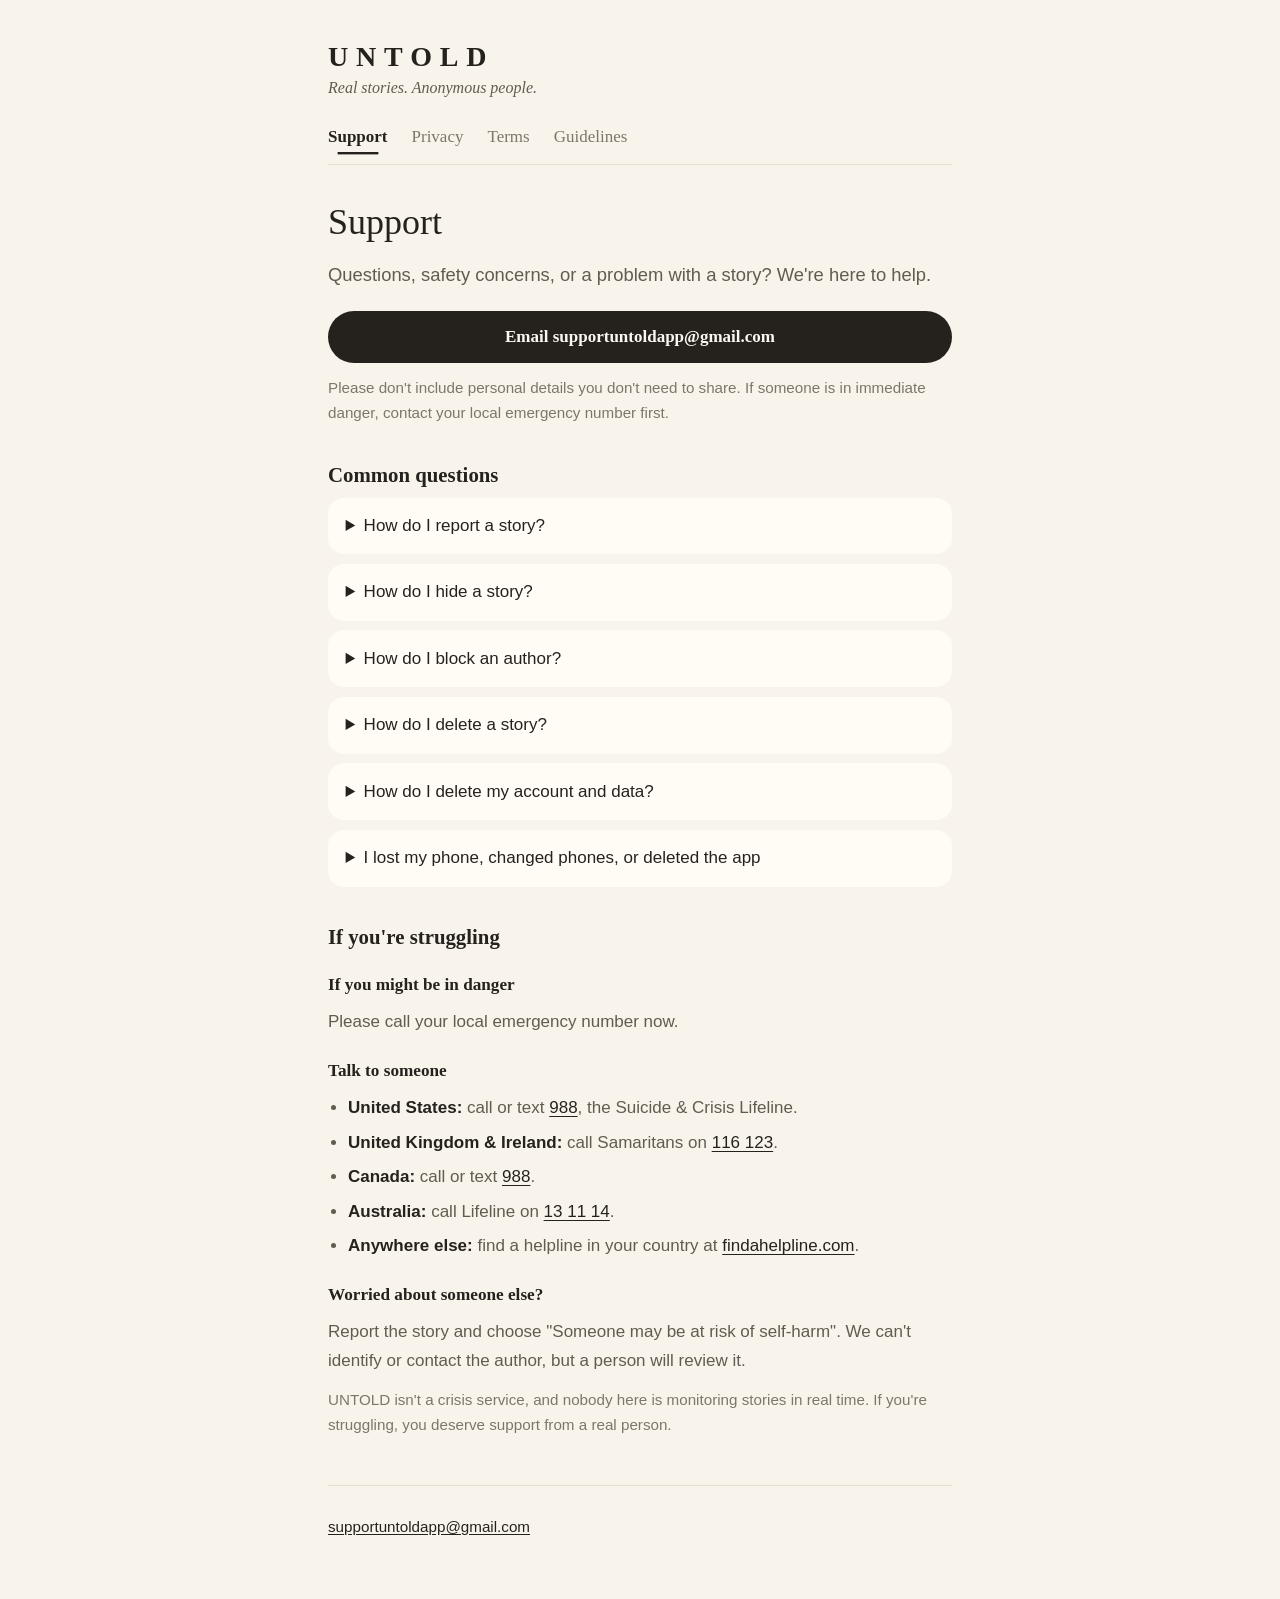
<file: index.html>
<!doctype html>
<html lang="en">
<head>
<meta charset="utf-8">
<meta name="viewport" content="width=device-width, initial-scale=1">
<meta name="color-scheme" content="light dark">
<title>UNTOLD Support</title>
<meta name="description" content="Get help with UNTOLD, an anonymous storytelling app.">
<link rel="stylesheet" href="styles.css">
<link rel="icon" href="icon.png">
</head>
<body>
<a class="skip" href="#content">Skip to content</a>
<header>
<a class="wordmark" href="./">UNTOLD</a>
<p class="tagline">Real stories. Anonymous people.</p>
<nav aria-label="Main"><a href="./" aria-current="page">Support</a><a href="privacy/">Privacy</a><a href="terms/">Terms</a><a href="guidelines/">Guidelines</a></nav>
</header>
<main id="content">
<h1>Support</h1>
<p class="lead">Questions, safety concerns, or a problem with a story? We're here to help.</p>
<a class="button" href="mailto:supportuntoldapp@gmail.com">Email supportuntoldapp@gmail.com</a>
<p class="note">Please don't include personal details you don't need to share. If someone is in immediate danger, contact your local emergency number first.</p>

<h2>Common questions</h2>
<details><summary>How do I report a story?</summary>
<p>Tap the three dots on the story, choose <strong>Report</strong>, pick a reason, and tap <strong>Send Report</strong>. Reports are private, and the author isn't told who reported them.</p></details>
<details><summary>How do I hide a story?</summary>
<p>Tap the three dots on the story and choose <strong>Hide This Story</strong>. Hidden stories are remembered on your device.</p></details>
<details><summary>How do I block an author?</summary>
<p>Tap the three dots on one of their stories and choose <strong>Block This Author</strong>. They won't be told, and you won't learn who they are. To undo every block, go to <strong>My Space</strong> and choose <strong>Unblock all authors</strong>.</p></details>
<details><summary>How do I delete a story?</summary>
<p>Open <strong>My Space</strong>, find the story under <strong>My Stories</strong>, and delete it.</p></details>
<details><summary>How do I delete my account and data?</summary>
<p>Open <strong>My Space</strong> and choose <strong>Delete account and data</strong>. The <a href="privacy/">Privacy Policy</a> explains what is erased and the few records that remain.</p></details>
<details><summary>I lost my phone, changed phones, or deleted the app</summary>
<p>UNTOLD has no email or password, so if you delete the app or change phones, your account may not be recoverable. Write to us, though we may not be able to verify that a story is yours.</p></details>

<h2>If you're struggling</h2>
<h3>If you might be in danger</h3>
<p>Please call your local emergency number now.</p>
<h3>Talk to someone</h3>
<ul><li><strong>United States:</strong> call or text <a href="tel:988">988</a>, the Suicide &amp; Crisis Lifeline.</li><li><strong>United Kingdom &amp; Ireland:</strong> call Samaritans on <a href="tel:116123">116 123</a>.</li><li><strong>Canada:</strong> call or text <a href="tel:988">988</a>.</li><li><strong>Australia:</strong> call Lifeline on <a href="tel:131114">13 11 14</a>.</li><li><strong>Anywhere else:</strong> find a helpline in your country at <a href="https://findahelpline.com">findahelpline.com</a>.</li></ul>
<h3>Worried about someone else?</h3>
<p>Report the story and choose "Someone may be at risk of self-harm". We can't identify or contact the author, but a person will review it.</p>
<p class="note">UNTOLD isn't a crisis service, and nobody here is monitoring stories in real time. If you're struggling, you deserve support from a real person.</p>

</main>
<footer>
<p><a href="mailto:supportuntoldapp@gmail.com">supportuntoldapp@gmail.com</a></p>
</footer>
</body>
</html>
</file>
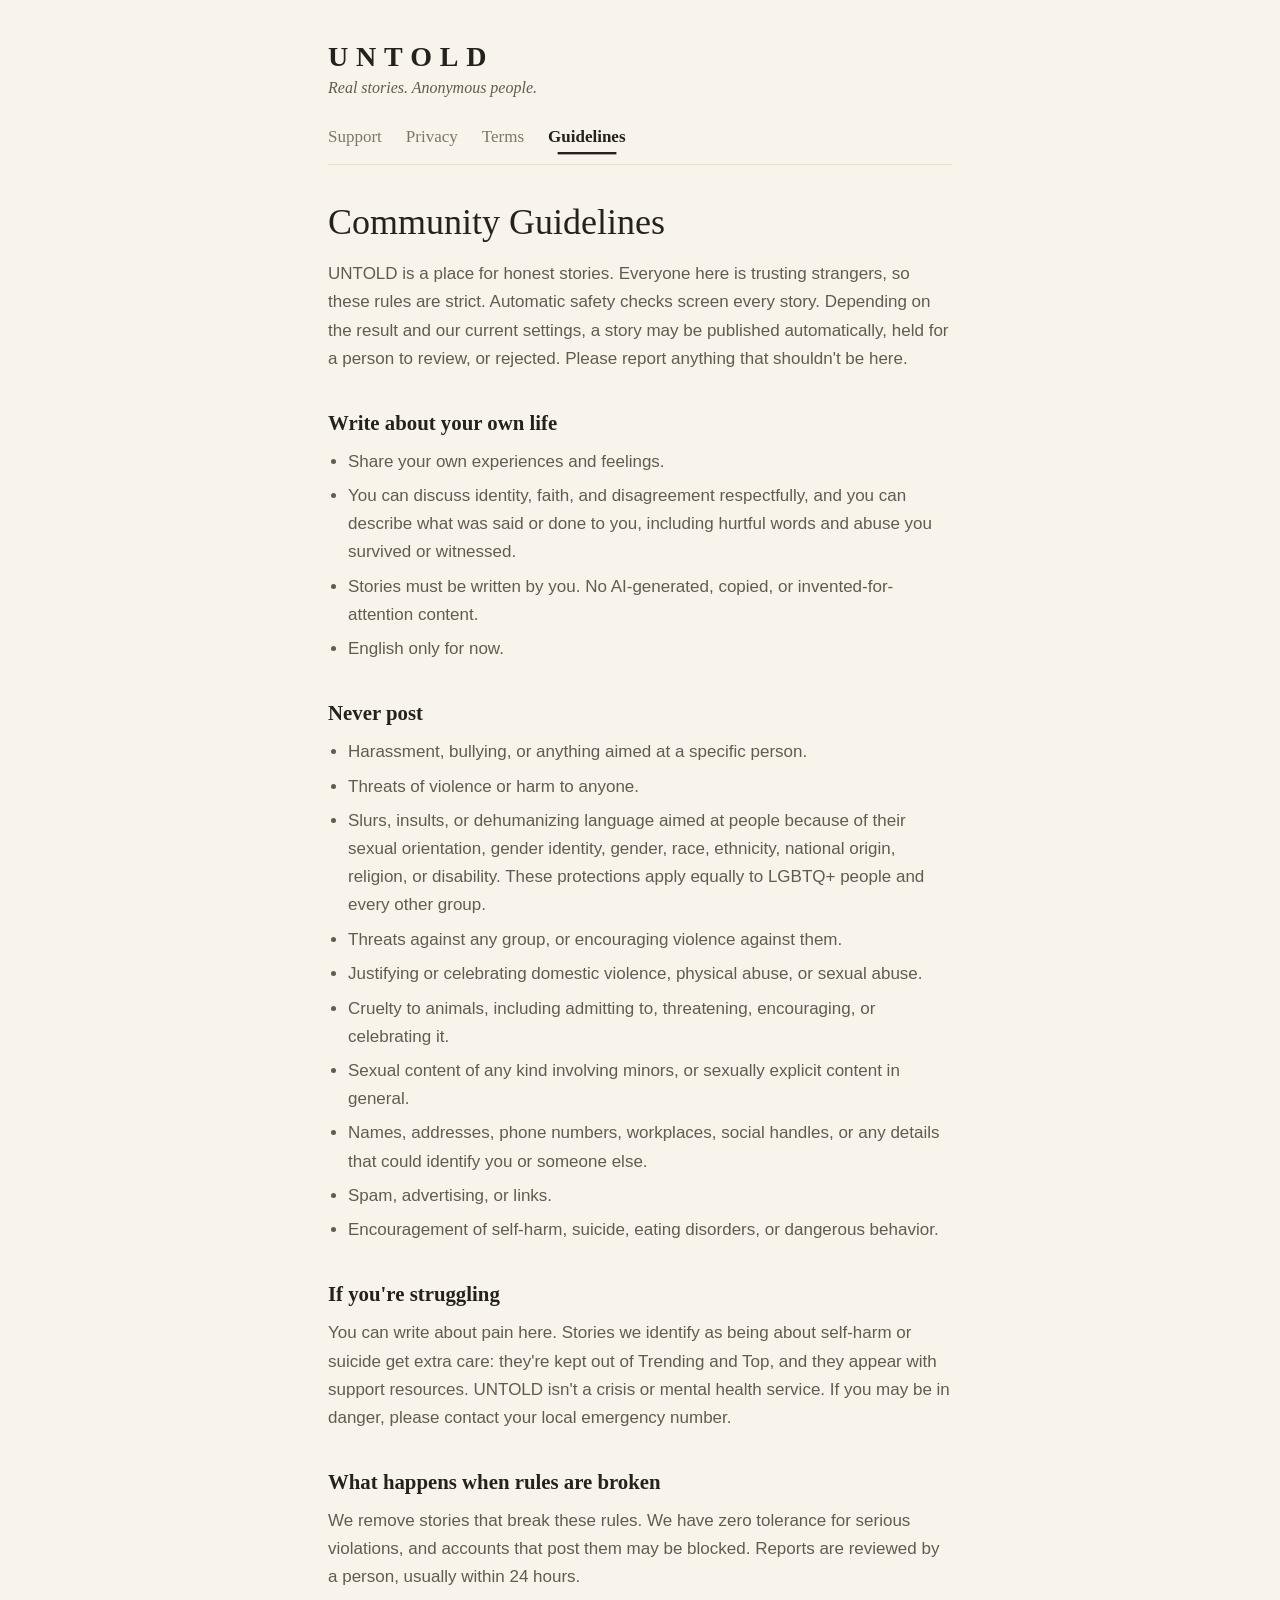
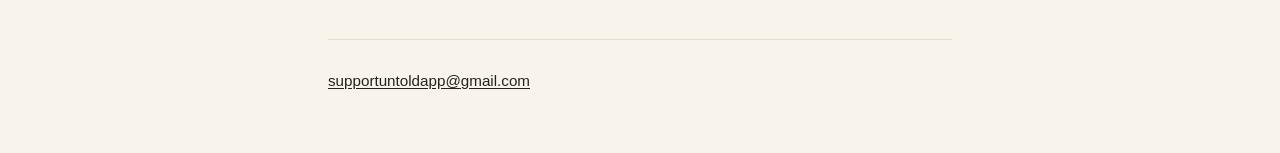
<file: guidelines/index.html>
<!doctype html>
<html lang="en">
<head>
<meta charset="utf-8">
<meta name="viewport" content="width=device-width, initial-scale=1">
<meta name="color-scheme" content="light dark">
<title>Community Guidelines | UNTOLD</title>
<meta name="description" content="The rules for sharing stories on UNTOLD.">
<link rel="stylesheet" href="../styles.css">
<link rel="icon" href="../icon.png">
</head>
<body>
<a class="skip" href="#content">Skip to content</a>
<header>
<a class="wordmark" href="../">UNTOLD</a>
<p class="tagline">Real stories. Anonymous people.</p>
<nav aria-label="Main"><a href="../">Support</a><a href="../privacy/">Privacy</a><a href="../terms/">Terms</a><a href="../guidelines/" aria-current="page">Guidelines</a></nav>
</header>
<main id="content">
<h1>Community Guidelines</h1>
<p>UNTOLD is a place for honest stories. Everyone here is trusting strangers, so these rules are strict. Automatic safety checks screen every story. Depending on the result and our current settings, a story may be published automatically, held for a person to review, or rejected. Please report anything that shouldn't be here.</p>
<h2>Write about your own life</h2>
<ul><li>Share your own experiences and feelings.</li><li>You can discuss identity, faith, and disagreement respectfully, and you can describe what was said or done to you, including hurtful words and abuse you survived or witnessed.</li><li>Stories must be written by you. No AI-generated, copied, or invented-for-attention content.</li><li>English only for now.</li></ul>
<h2>Never post</h2>
<ul><li>Harassment, bullying, or anything aimed at a specific person.</li><li>Threats of violence or harm to anyone.</li><li>Slurs, insults, or dehumanizing language aimed at people because of their sexual orientation, gender identity, gender, race, ethnicity, national origin, religion, or disability. These protections apply equally to LGBTQ+ people and every other group.</li><li>Threats against any group, or encouraging violence against them.</li><li>Justifying or celebrating domestic violence, physical abuse, or sexual abuse.</li><li>Cruelty to animals, including admitting to, threatening, encouraging, or celebrating it.</li><li>Sexual content of any kind involving minors, or sexually explicit content in general.</li><li>Names, addresses, phone numbers, workplaces, social handles, or any details that could identify you or someone else.</li><li>Spam, advertising, or links.</li><li>Encouragement of self-harm, suicide, eating disorders, or dangerous behavior.</li></ul>
<h2>If you're struggling</h2>
<p>You can write about pain here. Stories we identify as being about self-harm or suicide get extra care: they're kept out of Trending and Top, and they appear with support resources. UNTOLD isn't a crisis or mental health service. If you may be in danger, please contact your local emergency number.</p>
<h2>What happens when rules are broken</h2>
<p>We remove stories that break these rules. We have zero tolerance for serious violations, and accounts that post them may be blocked. Reports are reviewed by a person, usually within 24 hours.</p>
</main>
<footer>
<p><a href="mailto:supportuntoldapp@gmail.com">supportuntoldapp@gmail.com</a></p>
</footer>
</body>
</html>
</file>
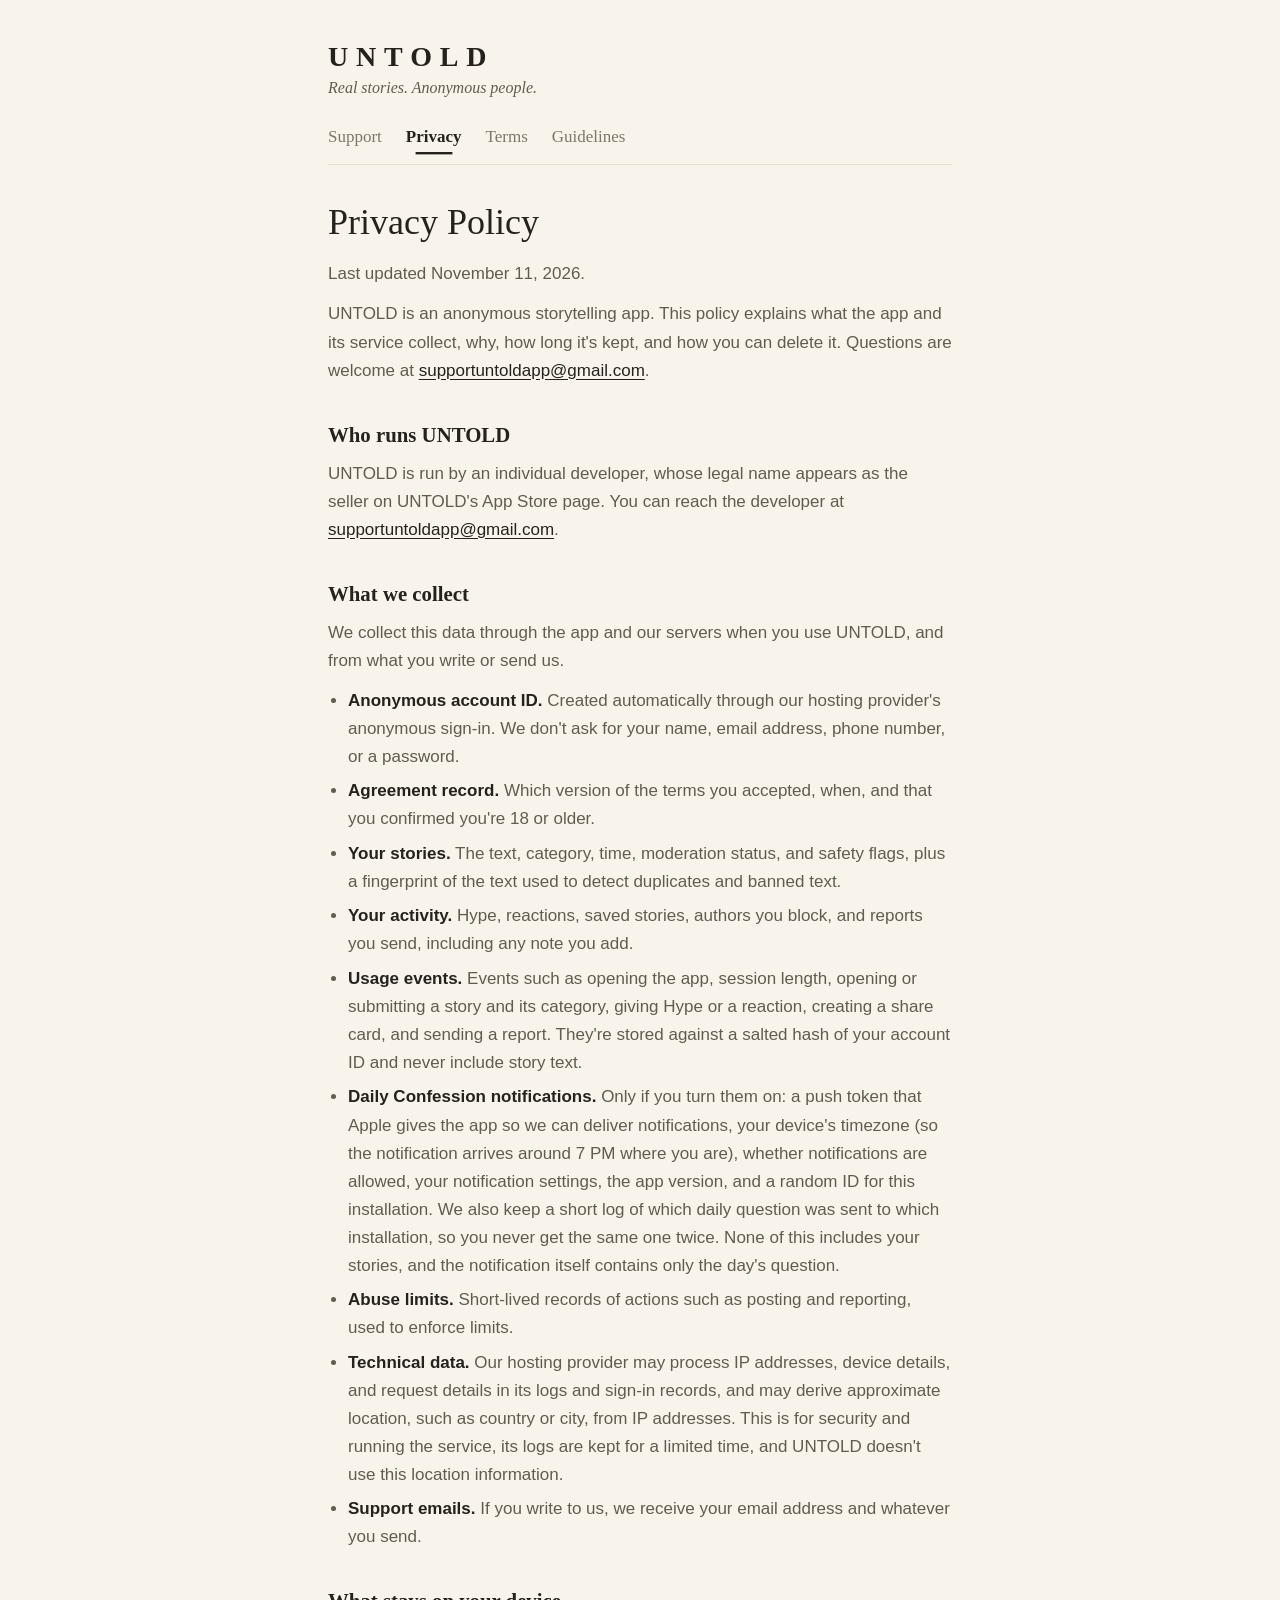
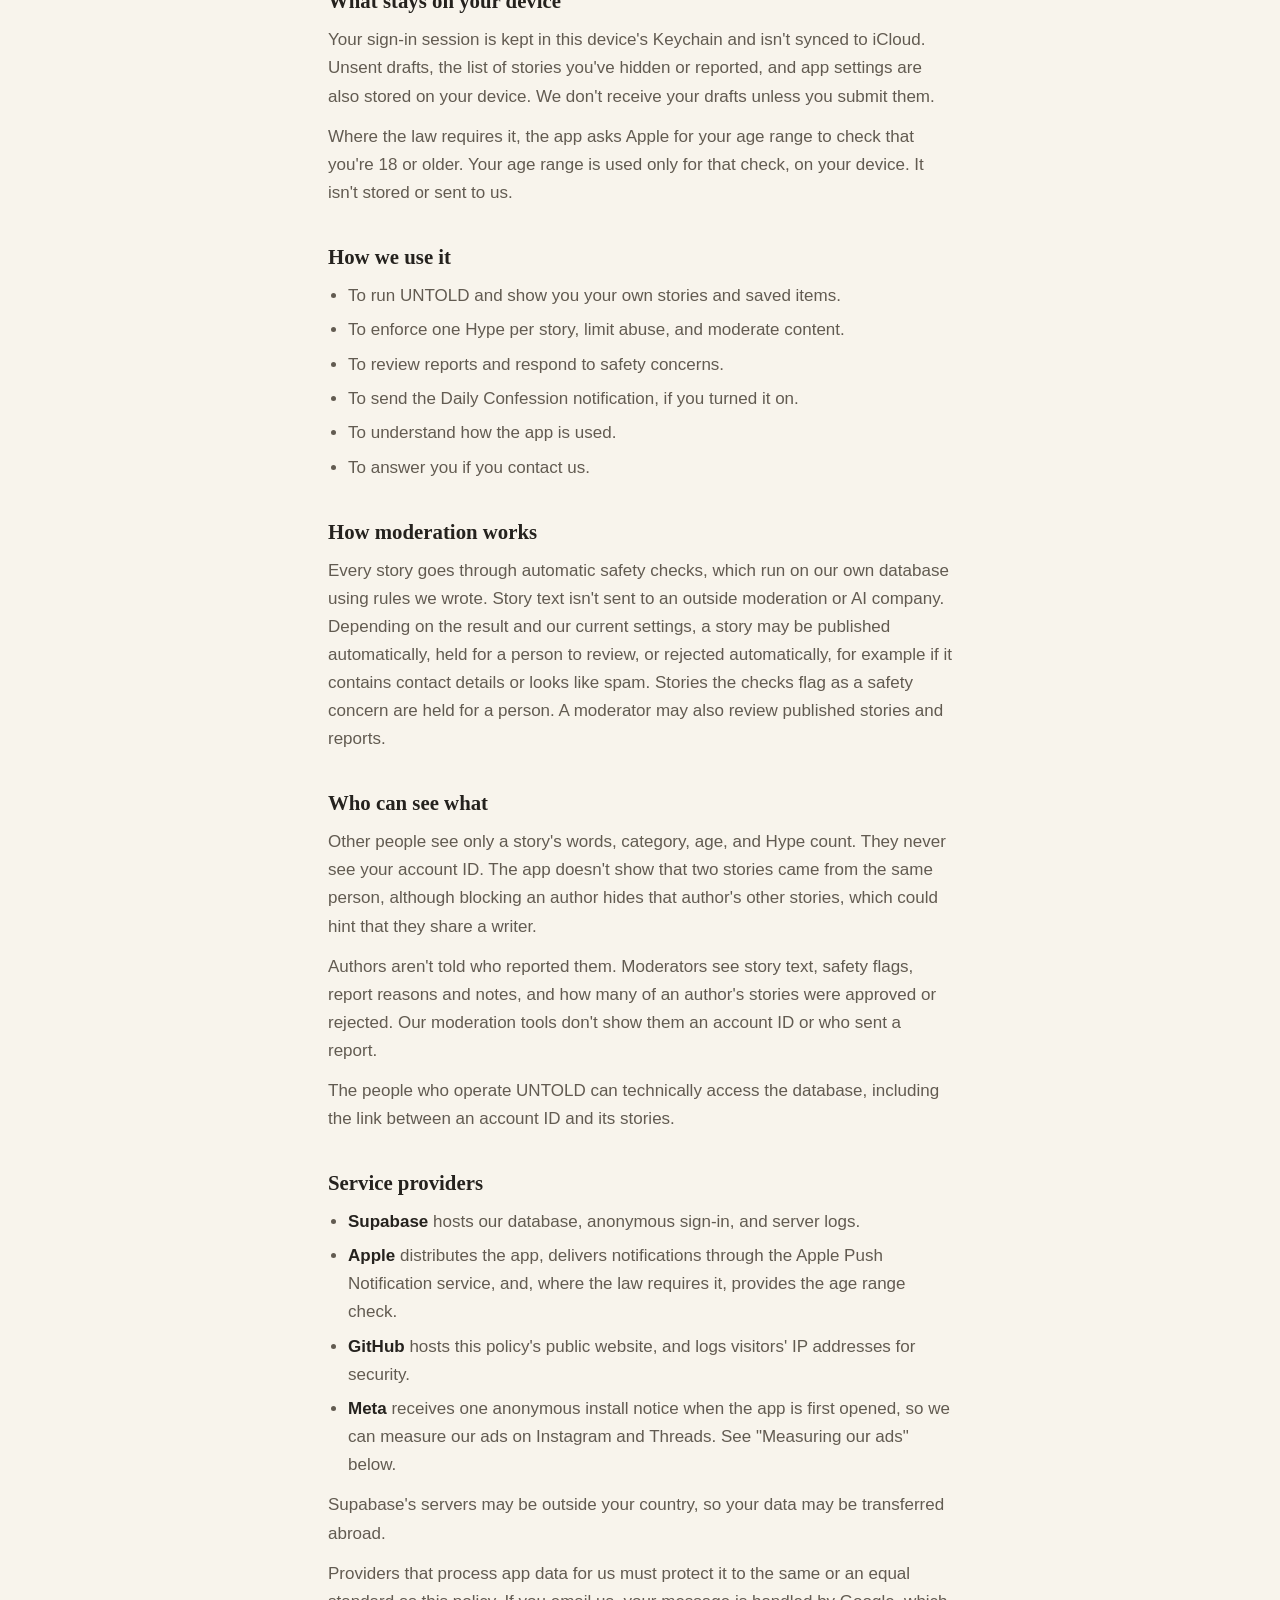
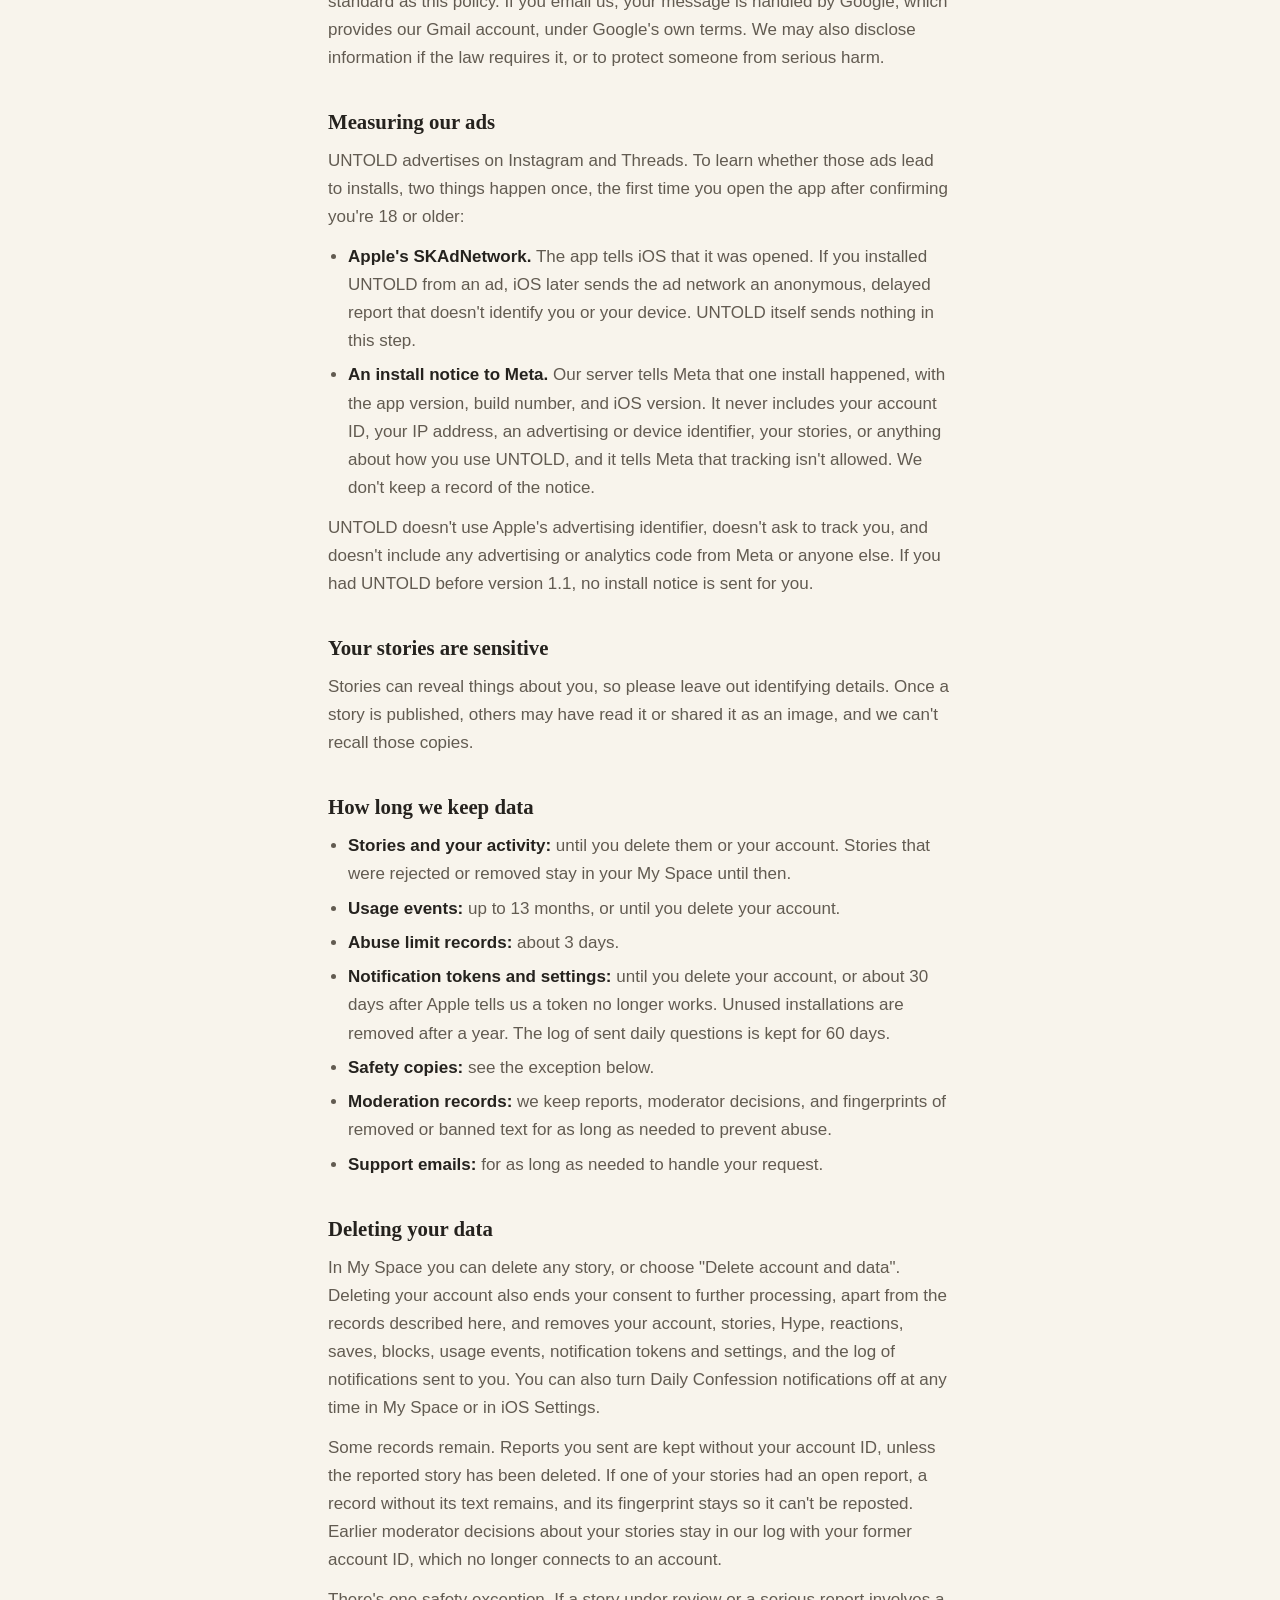
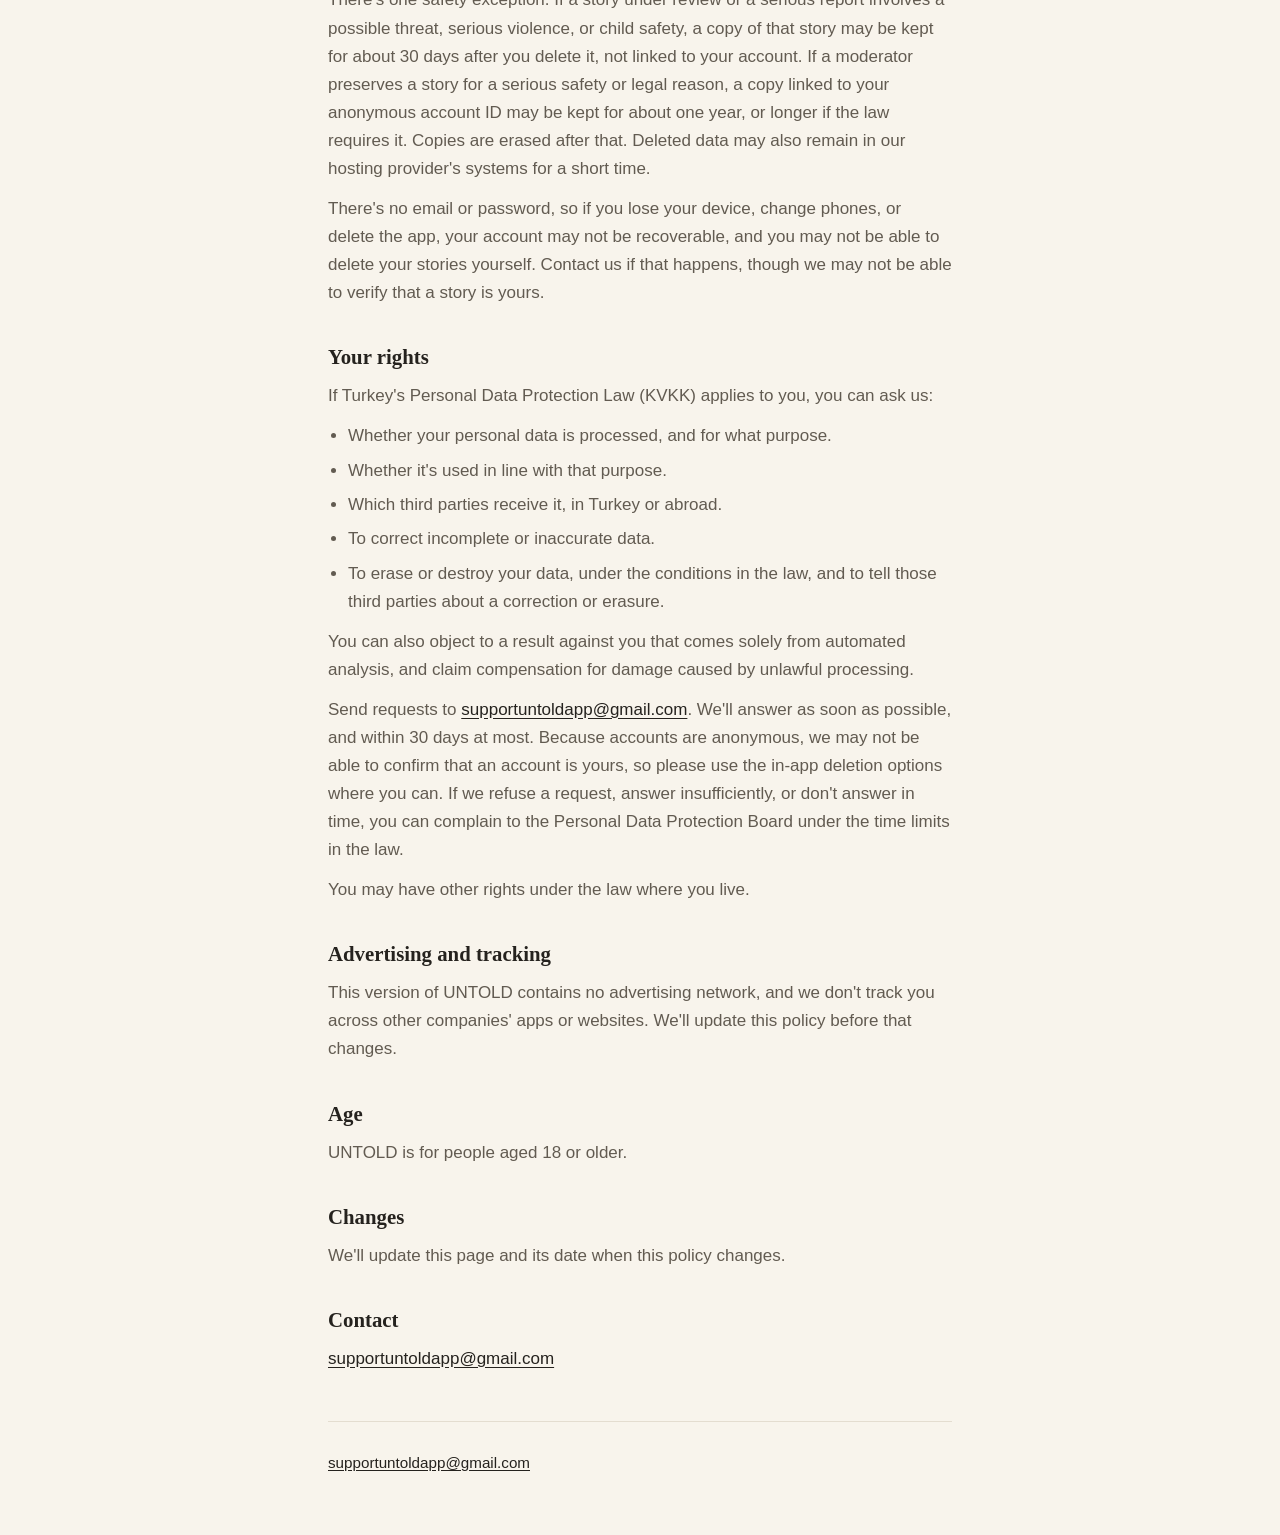
<file: privacy/index.html>
<!doctype html>
<html lang="en">
<head>
<meta charset="utf-8">
<meta name="viewport" content="width=device-width, initial-scale=1">
<meta name="color-scheme" content="light dark">
<title>Privacy Policy | UNTOLD</title>
<meta name="description" content="How UNTOLD handles data.">
<link rel="stylesheet" href="../styles.css">
<link rel="icon" href="../icon.png">
</head>
<body>
<a class="skip" href="#content">Skip to content</a>
<header>
<a class="wordmark" href="../">UNTOLD</a>
<p class="tagline">Real stories. Anonymous people.</p>
<nav aria-label="Main"><a href="../">Support</a><a href="../privacy/" aria-current="page">Privacy</a><a href="../terms/">Terms</a><a href="../guidelines/">Guidelines</a></nav>
</header>
<main id="content">
<h1>Privacy Policy</h1>
<p>Last updated November 11, 2026.</p>
<p>UNTOLD is an anonymous storytelling app. This policy explains what the app and its service collect, why, how long it's kept, and how you can delete it. Questions are welcome at <a href="mailto:supportuntoldapp@gmail.com">supportuntoldapp@gmail.com</a>.</p>
<h2>Who runs UNTOLD</h2>
<p>UNTOLD is run by an individual developer, whose legal name appears as the seller on UNTOLD's App Store page. You can reach the developer at <a href="mailto:supportuntoldapp@gmail.com">supportuntoldapp@gmail.com</a>.</p>
<h2>What we collect</h2>
<p>We collect this data through the app and our servers when you use UNTOLD, and from what you write or send us.</p>
<ul><li><strong>Anonymous account ID.</strong> Created automatically through our hosting provider's anonymous sign-in. We don't ask for your name, email address, phone number, or a password.</li><li><strong>Agreement record.</strong> Which version of the terms you accepted, when, and that you confirmed you're 18 or older.</li><li><strong>Your stories.</strong> The text, category, time, moderation status, and safety flags, plus a fingerprint of the text used to detect duplicates and banned text.</li><li><strong>Your activity.</strong> Hype, reactions, saved stories, authors you block, and reports you send, including any note you add.</li><li><strong>Usage events.</strong> Events such as opening the app, session length, opening or submitting a story and its category, giving Hype or a reaction, creating a share card, and sending a report. They're stored against a salted hash of your account ID and never include story text.</li><li><strong>Daily Confession notifications.</strong> Only if you turn them on: a push token that Apple gives the app so we can deliver notifications, your device's timezone (so the notification arrives around 7 PM where you are), whether notifications are allowed, your notification settings, the app version, and a random ID for this installation. We also keep a short log of which daily question was sent to which installation, so you never get the same one twice. None of this includes your stories, and the notification itself contains only the day's question.</li><li><strong>Abuse limits.</strong> Short-lived records of actions such as posting and reporting, used to enforce limits.</li><li><strong>Technical data.</strong> Our hosting provider may process IP addresses, device details, and request details in its logs and sign-in records, and may derive approximate location, such as country or city, from IP addresses. This is for security and running the service, its logs are kept for a limited time, and UNTOLD doesn't use this location information.</li><li><strong>Support emails.</strong> If you write to us, we receive your email address and whatever you send.</li></ul>
<h2>What stays on your device</h2>
<p>Your sign-in session is kept in this device's Keychain and isn't synced to iCloud. Unsent drafts, the list of stories you've hidden or reported, and app settings are also stored on your device. We don't receive your drafts unless you submit them.</p>
<p>Where the law requires it, the app asks Apple for your age range to check that you're 18 or older. Your age range is used only for that check, on your device. It isn't stored or sent to us.</p>
<h2>How we use it</h2>
<ul><li>To run UNTOLD and show you your own stories and saved items.</li><li>To enforce one Hype per story, limit abuse, and moderate content.</li><li>To review reports and respond to safety concerns.</li><li>To send the Daily Confession notification, if you turned it on.</li><li>To understand how the app is used.</li><li>To answer you if you contact us.</li></ul>
<h2>How moderation works</h2>
<p>Every story goes through automatic safety checks, which run on our own database using rules we wrote. Story text isn't sent to an outside moderation or AI company. Depending on the result and our current settings, a story may be published automatically, held for a person to review, or rejected automatically, for example if it contains contact details or looks like spam. Stories the checks flag as a safety concern are held for a person. A moderator may also review published stories and reports.</p>
<h2>Who can see what</h2>
<p>Other people see only a story's words, category, age, and Hype count. They never see your account ID. The app doesn't show that two stories came from the same person, although blocking an author hides that author's other stories, which could hint that they share a writer.</p>
<p>Authors aren't told who reported them. Moderators see story text, safety flags, report reasons and notes, and how many of an author's stories were approved or rejected. Our moderation tools don't show them an account ID or who sent a report.</p>
<p>The people who operate UNTOLD can technically access the database, including the link between an account ID and its stories.</p>
<h2>Service providers</h2>
<ul><li><strong>Supabase</strong> hosts our database, anonymous sign-in, and server logs.</li><li><strong>Apple</strong> distributes the app, delivers notifications through the Apple Push Notification service, and, where the law requires it, provides the age range check.</li><li><strong>GitHub</strong> hosts this policy's public website, and logs visitors' IP addresses for security.</li><li><strong>Meta</strong> receives one anonymous install notice when the app is first opened, so we can measure our ads on Instagram and Threads. See "Measuring our ads" below.</li></ul>
<p>Supabase's servers may be outside your country, so your data may be transferred abroad.</p>
<p>Providers that process app data for us must protect it to the same or an equal standard as this policy. If you email us, your message is handled by Google, which provides our Gmail account, under Google's own terms. We may also disclose information if the law requires it, or to protect someone from serious harm.</p>
<h2>Measuring our ads</h2>
<p>UNTOLD advertises on Instagram and Threads. To learn whether those ads lead to installs, two things happen once, the first time you open the app after confirming you're 18 or older:</p>
<ul><li><strong>Apple's SKAdNetwork.</strong> The app tells iOS that it was opened. If you installed UNTOLD from an ad, iOS later sends the ad network an anonymous, delayed report that doesn't identify you or your device. UNTOLD itself sends nothing in this step.</li><li><strong>An install notice to Meta.</strong> Our server tells Meta that one install happened, with the app version, build number, and iOS version. It never includes your account ID, your IP address, an advertising or device identifier, your stories, or anything about how you use UNTOLD, and it tells Meta that tracking isn't allowed. We don't keep a record of the notice.</li></ul>
<p>UNTOLD doesn't use Apple's advertising identifier, doesn't ask to track you, and doesn't include any advertising or analytics code from Meta or anyone else. If you had UNTOLD before version 1.1, no install notice is sent for you.</p>
<h2>Your stories are sensitive</h2>
<p>Stories can reveal things about you, so please leave out identifying details. Once a story is published, others may have read it or shared it as an image, and we can't recall those copies.</p>
<h2>How long we keep data</h2>
<ul><li><strong>Stories and your activity:</strong> until you delete them or your account. Stories that were rejected or removed stay in your My Space until then.</li><li><strong>Usage events:</strong> up to 13 months, or until you delete your account.</li><li><strong>Abuse limit records:</strong> about 3 days.</li><li><strong>Notification tokens and settings:</strong> until you delete your account, or about 30 days after Apple tells us a token no longer works. Unused installations are removed after a year. The log of sent daily questions is kept for 60 days.</li><li><strong>Safety copies:</strong> see the exception below.</li><li><strong>Moderation records:</strong> we keep reports, moderator decisions, and fingerprints of removed or banned text for as long as needed to prevent abuse.</li><li><strong>Support emails:</strong> for as long as needed to handle your request.</li></ul>
<h2>Deleting your data</h2>
<p>In My Space you can delete any story, or choose "Delete account and data". Deleting your account also ends your consent to further processing, apart from the records described here, and removes your account, stories, Hype, reactions, saves, blocks, usage events, notification tokens and settings, and the log of notifications sent to you. You can also turn Daily Confession notifications off at any time in My Space or in iOS Settings.</p>
<p>Some records remain. Reports you sent are kept without your account ID, unless the reported story has been deleted. If one of your stories had an open report, a record without its text remains, and its fingerprint stays so it can't be reposted. Earlier moderator decisions about your stories stay in our log with your former account ID, which no longer connects to an account.</p>
<p>There's one safety exception. If a story under review or a serious report involves a possible threat, serious violence, or child safety, a copy of that story may be kept for about 30 days after you delete it, not linked to your account. If a moderator preserves a story for a serious safety or legal reason, a copy linked to your anonymous account ID may be kept for about one year, or longer if the law requires it. Copies are erased after that. Deleted data may also remain in our hosting provider's systems for a short time.</p>
<p>There's no email or password, so if you lose your device, change phones, or delete the app, your account may not be recoverable, and you may not be able to delete your stories yourself. Contact us if that happens, though we may not be able to verify that a story is yours.</p>
<h2>Your rights</h2>
<p>If Turkey's Personal Data Protection Law (KVKK) applies to you, you can ask us:</p>
<ul><li>Whether your personal data is processed, and for what purpose.</li><li>Whether it's used in line with that purpose.</li><li>Which third parties receive it, in Turkey or abroad.</li><li>To correct incomplete or inaccurate data.</li><li>To erase or destroy your data, under the conditions in the law, and to tell those third parties about a correction or erasure.</li></ul>
<p>You can also object to a result against you that comes solely from automated analysis, and claim compensation for damage caused by unlawful processing.</p>
<p>Send requests to <a href="mailto:supportuntoldapp@gmail.com">supportuntoldapp@gmail.com</a>. We'll answer as soon as possible, and within 30 days at most. Because accounts are anonymous, we may not be able to confirm that an account is yours, so please use the in-app deletion options where you can. If we refuse a request, answer insufficiently, or don't answer in time, you can complain to the Personal Data Protection Board under the time limits in the law.</p>
<p>You may have other rights under the law where you live.</p>
<h2>Advertising and tracking</h2>
<p>This version of UNTOLD contains no advertising network, and we don't track you across other companies' apps or websites. We'll update this policy before that changes.</p>
<h2>Age</h2>
<p>UNTOLD is for people aged 18 or older.</p>
<h2>Changes</h2>
<p>We'll update this page and its date when this policy changes.</p>
<h2>Contact</h2>
<p><a href="mailto:supportuntoldapp@gmail.com">supportuntoldapp@gmail.com</a></p>
</main>
<footer>
<p><a href="mailto:supportuntoldapp@gmail.com">supportuntoldapp@gmail.com</a></p>
</footer>
</body>
</html>
</file>
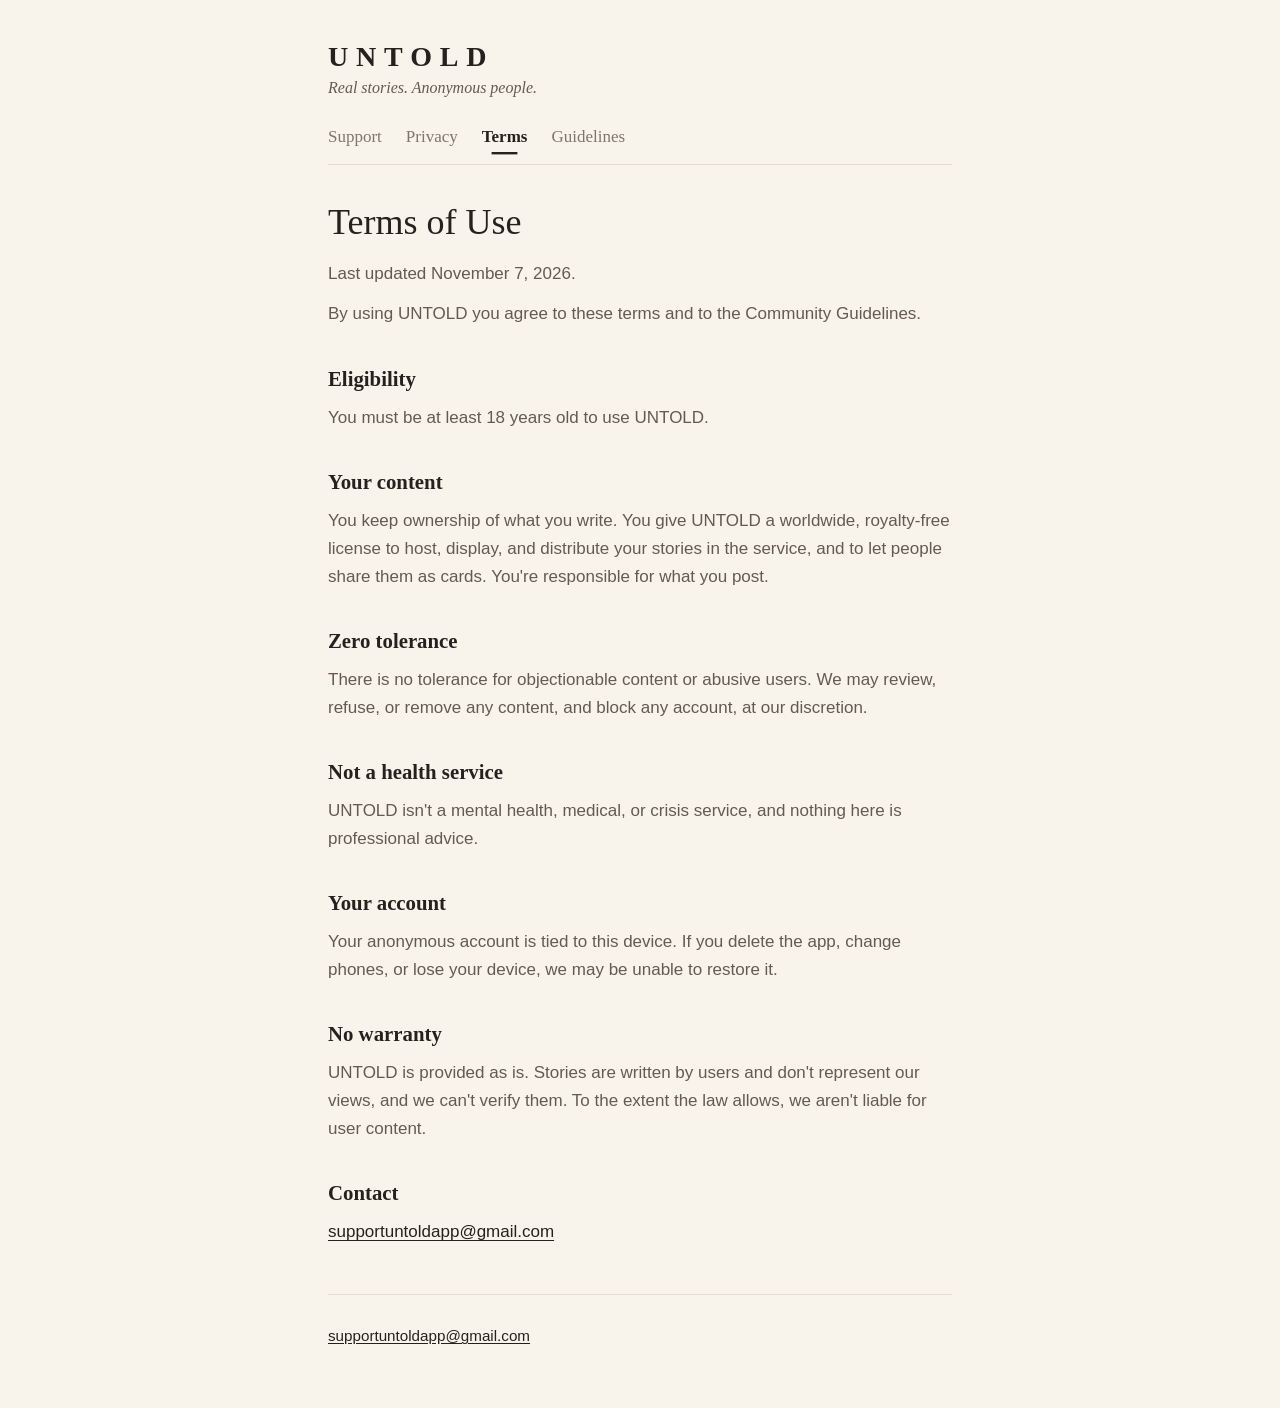
<file: terms/index.html>
<!doctype html>
<html lang="en">
<head>
<meta charset="utf-8">
<meta name="viewport" content="width=device-width, initial-scale=1">
<meta name="color-scheme" content="light dark">
<title>Terms of Use | UNTOLD</title>
<meta name="description" content="The terms for using UNTOLD.">
<link rel="stylesheet" href="../styles.css">
<link rel="icon" href="../icon.png">
</head>
<body>
<a class="skip" href="#content">Skip to content</a>
<header>
<a class="wordmark" href="../">UNTOLD</a>
<p class="tagline">Real stories. Anonymous people.</p>
<nav aria-label="Main"><a href="../">Support</a><a href="../privacy/">Privacy</a><a href="../terms/" aria-current="page">Terms</a><a href="../guidelines/">Guidelines</a></nav>
</header>
<main id="content">
<h1>Terms of Use</h1>
<p>Last updated November 7, 2026.</p>
<p>By using UNTOLD you agree to these terms and to the Community Guidelines.</p>
<h2>Eligibility</h2>
<p>You must be at least 18 years old to use UNTOLD.</p>
<h2>Your content</h2>
<p>You keep ownership of what you write. You give UNTOLD a worldwide, royalty-free license to host, display, and distribute your stories in the service, and to let people share them as cards. You're responsible for what you post.</p>
<h2>Zero tolerance</h2>
<p>There is no tolerance for objectionable content or abusive users. We may review, refuse, or remove any content, and block any account, at our discretion.</p>
<h2>Not a health service</h2>
<p>UNTOLD isn't a mental health, medical, or crisis service, and nothing here is professional advice.</p>
<h2>Your account</h2>
<p>Your anonymous account is tied to this device. If you delete the app, change phones, or lose your device, we may be unable to restore it.</p>
<h2>No warranty</h2>
<p>UNTOLD is provided as is. Stories are written by users and don't represent our views, and we can't verify them. To the extent the law allows, we aren't liable for user content.</p>
<h2>Contact</h2>
<p><a href="mailto:supportuntoldapp@gmail.com">supportuntoldapp@gmail.com</a></p>
</main>
<footer>
<p><a href="mailto:supportuntoldapp@gmail.com">supportuntoldapp@gmail.com</a></p>
</footer>
</body>
</html>
</file>
<file: styles.css>
:root {
  --canvas: #F8F4EC; --surface: #FFFCF6; --ink: #25221E; --ink-2: #625B51; --ink-3: #7D766B;
  --hairline: #E4DDD0; --on-ink: #FBF7EF;
  --serif: ui-serif, "New York", Georgia, "Times New Roman", serif;
  --sans: -apple-system, BlinkMacSystemFont, "Segoe UI", Roboto, Helvetica, Arial, sans-serif;
}
@media (prefers-color-scheme: dark) {
  :root {
    --canvas: #131210; --surface: #1D1B18; --ink: #F2EDE4; --ink-2: #B0A99E; --ink-3: #8F887D;
    --hairline: #332F2A; --on-ink: #1A1815;
  }
}
* { box-sizing: border-box; }
html { -webkit-text-size-adjust: 100%; }
body {
  margin: 0 auto; max-width: 42rem; padding: 2.5rem 1.5rem 3rem;
  background: var(--canvas); color: var(--ink-2);
  font: 1.0625rem/1.65 var(--sans);
}
.skip { position: absolute; left: -999px; }
.skip:focus { left: 1rem; top: 1rem; background: var(--surface); padding: .5rem 1rem; }
.wordmark {
  font: 600 1.75rem/1.2 var(--serif); letter-spacing: .28em; color: var(--ink); text-decoration: none;
}
.tagline { margin: .25rem 0 1.5rem; font: italic 1rem var(--serif); }
nav {
  display: flex; flex-wrap: wrap; gap: .25rem 1.5rem; padding-bottom: .75rem;
  border-bottom: 1px solid var(--hairline);
}
nav a { font: 1.0625rem var(--serif); color: var(--ink-3); text-decoration: none; padding: .35rem 0; }
nav a[aria-current] { color: var(--ink); font-weight: 600; box-shadow: 0 .75rem 0 -.6rem var(--ink); }
h1 { font: 500 2.25rem/1.2 var(--serif); color: var(--ink); margin: 2.25rem 0 1rem; }
h2 { font: 600 1.3rem/1.3 var(--serif); color: var(--ink); margin: 2.25rem 0 .5rem; }
h3 { font: 600 1.075rem/1.3 var(--serif); color: var(--ink); margin: 1.5rem 0 .25rem; }
p { margin: .75rem 0; }
ul { margin: .75rem 0; padding-left: 1.25rem; }
li { margin: .4rem 0; }
strong { color: var(--ink); font-weight: 600; }
a { color: var(--ink); text-underline-offset: .15em; overflow-wrap: anywhere; }
.lead { font-size: 1.15rem; }
.note { font-size: .95rem; color: var(--ink-3); }
.button {
  display: block; text-align: center; margin: 1.25rem 0 .75rem; padding: 1rem 1.25rem;
  border-radius: 999px; background: var(--ink); color: var(--on-ink);
  font: 600 1.0625rem var(--serif); text-decoration: none;
}
details {
  background: var(--surface); border-radius: 1rem; margin: .6rem 0; padding: .1rem 1.1rem;
}
summary { cursor: pointer; padding: .8rem 0; color: var(--ink); font-weight: 500; }
footer { margin-top: 3rem; padding-top: 1rem; border-top: 1px solid var(--hairline); font-size: .95rem; }
:focus-visible { outline: 2px solid var(--ink); outline-offset: 2px; }
</file>
